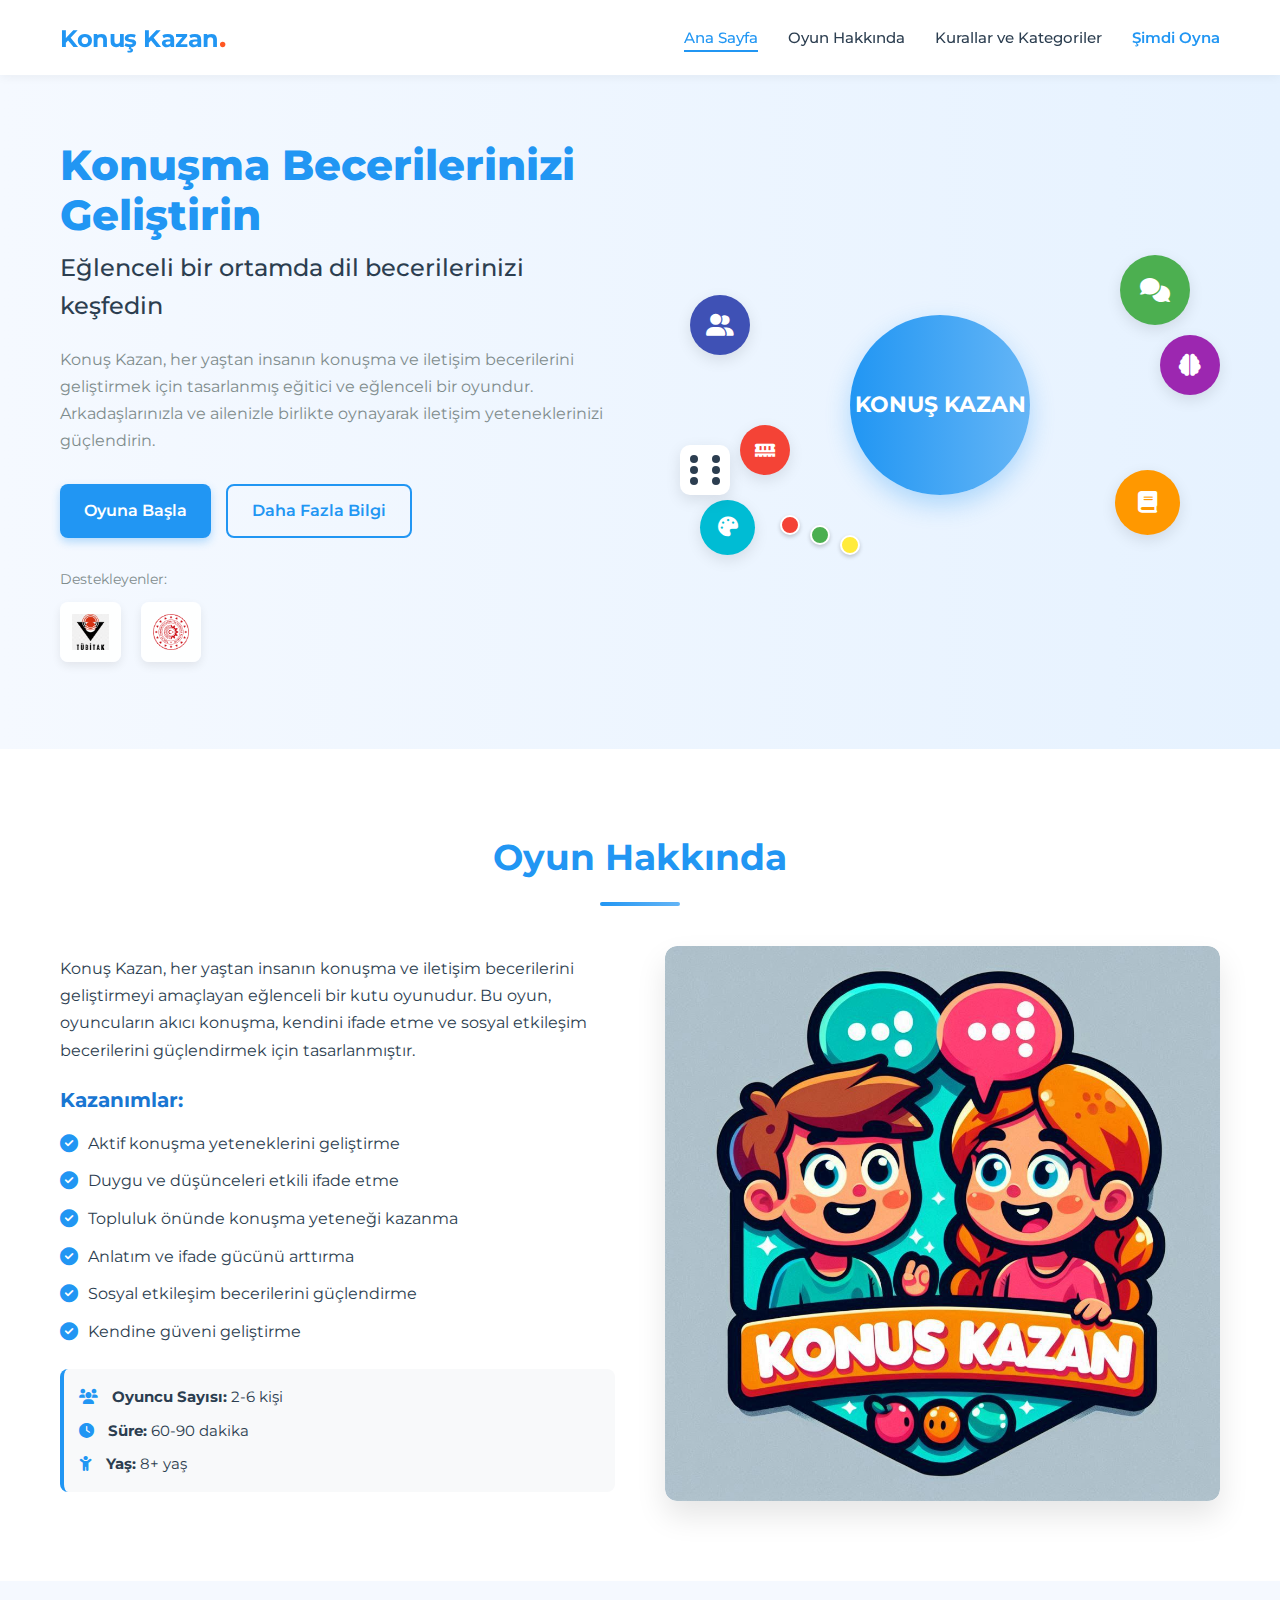
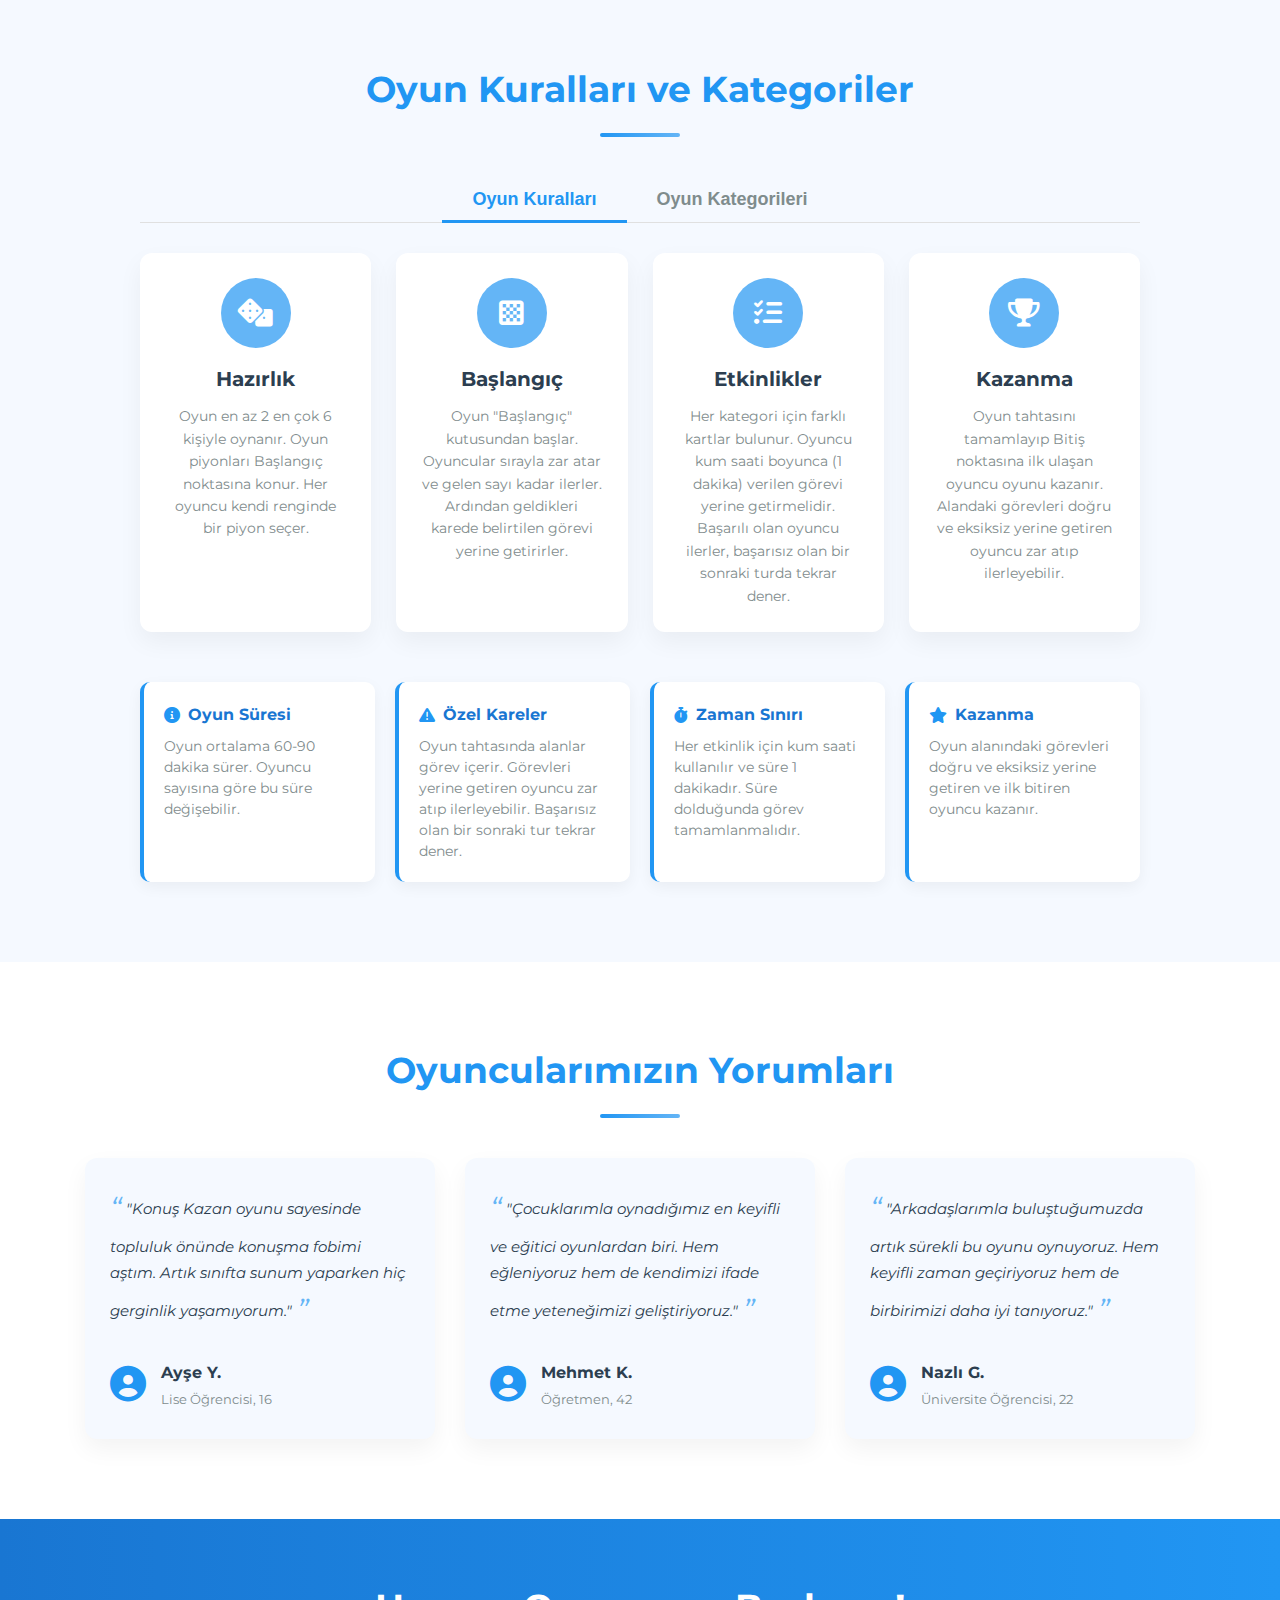
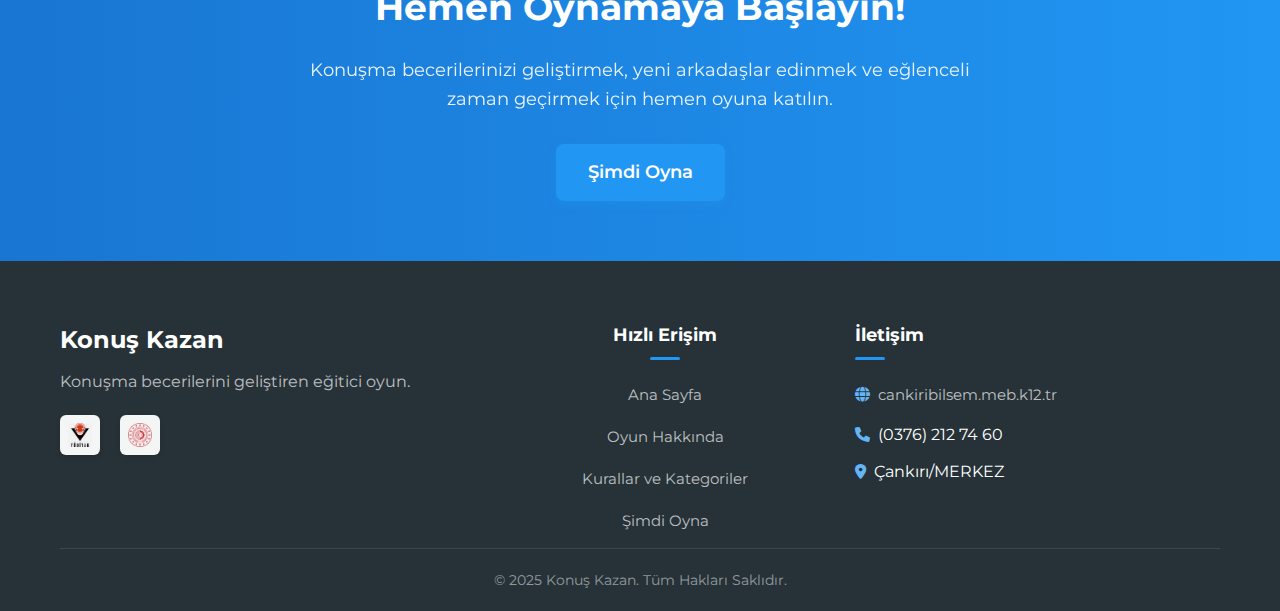
<file: index.html>
<!DOCTYPE html>
<html lang="tr">
<head>
    <meta charset="UTF-8">
    <meta name="viewport" content="width=device-width, initial-scale=1.0">
    <title>Konuş Kazan - Konuşma Becerilerini Geliştiren Eğitici Oyun</title>
    <link rel="stylesheet" href="style.css">
    <link rel="stylesheet" href="https://cdnjs.cloudflare.com/ajax/libs/font-awesome/6.0.0-beta3/css/all.min.css">
    <link href="https://fonts.googleapis.com/css2?family=Montserrat:wght@300;400;500;600;700;800&display=swap" rel="stylesheet">
</head>
<body>
    <header>
        <div class="container">
            <nav>
                <div class="logo">
                    <a href="index.html">
                        <h1>Konuş Kazan<span class="logo-dot">.</span></h1>
                    </a>
                </div>
                <ul class="nav-links">
                    <li><a href="#" class="active">Ana Sayfa</a></li>
                    <li><a href="#oyun-hakkinda">Oyun Hakkında</a></li>
                    <li><a href="#oyun-kurallari-kategoriler">Kurallar ve Kategoriler</a></li>
                    <li><a href="oyun.html" class="play-btn">Şimdi Oyna</a></li>
                </ul>
                <div class="hamburger">
                    <span></span>
                    <span></span>
                    <span></span>
                </div>
            </nav>
        </div>
    </header>

    <section class="hero">
        <div class="container">
            <div class="hero-content">
                <div class="hero-text">
                    <h1>Konuşma Becerilerinizi Geliştirin</h1>
                    <h2>Eğlenceli bir ortamda dil becerilerinizi keşfedin</h2>
                    <p>Konuş Kazan, her yaştan insanın konuşma ve iletişim becerilerini geliştirmek için tasarlanmış eğitici ve eğlenceli bir oyundur. Arkadaşlarınızla ve ailenizle birlikte oynayarak iletişim yeteneklerinizi güçlendirin.</p>
                    <div class="hero-buttons">
                        <a href="oyun.html" class="btn primary-btn">Oyuna Başla</a>
                        <a href="#oyun-hakkinda" class="btn outline-btn">Daha Fazla Bilgi</a>
                    </div>
                    <div class="supported-by">
                        <p>Destekleyenler:</p>
                        <div class="sponsor-logos">
                            <a href="https://www.tubitak.gov.tr/" target="_blank" title="TÜBİTAK">
                                <img src="./images/logos/tubitaklogo.png" alt="TÜBİTAK Logo" class="sponsor-logo">
                            </a>
                            <a href="https://www.sanayi.gov.tr/" target="_blank" title="Sanayi ve Teknoloji Bakanlığı">
                                <img src="./images/logos/Sanayi_ve_Teknoloji_Bakanligi_logo.svg.png" alt="Sanayi ve Teknoloji Bakanlığı Logo" class="sponsor-logo">
                            </a>
                        </div>
                    </div>
                </div>
                <div class="hero-image">
                    <div class="game-animation">
                        <div class="speech-bubble main-bubble">
                            <span>KONUŞ KAZAN</span>
                        </div>
                        <div class="speech-bubble bubble-1">
                            <i class="fas fa-comments"></i>
                        </div>
                        <div class="speech-bubble bubble-2">
                            <i class="fas fa-brain"></i>
                        </div>
                        <div class="speech-bubble bubble-3">
                            <i class="fas fa-book"></i>
                        </div>
                        <div class="speech-bubble bubble-4">
                            <i class="fas fa-palette"></i>
                        </div>
                        <div class="speech-bubble bubble-5">
                            <i class="fas fa-user-friends"></i>
                        </div>
                        <div class="speech-bubble bubble-6">
                            <i class="fas fa-memory"></i>
                        </div>
                        <div class="dice">
                            <div class="dice-dot dot-1"></div>
                            <div class="dice-dot dot-2"></div>
                            <div class="dice-dot dot-3"></div>
                            <div class="dice-dot dot-4"></div>
                            <div class="dice-dot dot-5"></div>
                            <div class="dice-dot dot-6"></div>
                        </div>
                        <div class="game-piece piece-1"></div>
                        <div class="game-piece piece-2"></div>
                        <div class="game-piece piece-3"></div>
                    </div>
                </div>
            </div>
        </div>
    </section>

    <section id="oyun-hakkinda" class="about-section">
        <div class="container">
            <div class="section-title">
                <h2>Oyun Hakkında</h2>
                <div class="title-underline"></div>
            </div>
            <div class="about-content">
                <div class="about-text">
                    <p>Konuş Kazan, her yaştan insanın konuşma ve iletişim becerilerini geliştirmeyi amaçlayan eğlenceli bir kutu oyunudur. Bu oyun, oyuncuların akıcı konuşma, kendini ifade etme ve sosyal etkileşim becerilerini güçlendirmek için tasarlanmıştır.</p>
                    
                    <h3>Kazanımlar:</h3>
                    <ul class="benefits-list">
                        <li><i class="fas fa-check-circle"></i> Aktif konuşma yeteneklerini geliştirme</li>
                        <li><i class="fas fa-check-circle"></i> Duygu ve düşünceleri etkili ifade etme</li>
                        <li><i class="fas fa-check-circle"></i> Topluluk önünde konuşma yeteneği kazanma</li>
                        <li><i class="fas fa-check-circle"></i> Anlatım ve ifade gücünü arttırma</li>
                        <li><i class="fas fa-check-circle"></i> Sosyal etkileşim becerilerini güçlendirme</li>
                        <li><i class="fas fa-check-circle"></i> Kendine güveni geliştirme</li>
                    </ul>
                    
                    <div class="age-info">
                        <p><i class="fas fa-users"></i> <strong>Oyuncu Sayısı:</strong> 2-6 kişi</p>
                        <p><i class="fas fa-clock"></i> <strong>Süre:</strong> 60-90 dakika</p>
                        <p><i class="fas fa-child"></i> <strong>Yaş:</strong> 8+ yaş</p>
                    </div>
                </div>
                <div class="about-video">
                    <div class="video-container">
                        <img src="./images/boardimage.jpeg" alt="Konuş Kazan Oyunu" class="about-image">
                    </div>
                </div>
            </div>
        </div>
    </section>

    <section id="oyun-kurallari-kategoriler" class="rules-categories-section">
        <div class="container">
            <div class="section-title">
                <h2>Oyun Kuralları ve Kategoriler</h2>
                <div class="title-underline"></div>
            </div>
            
            <div class="tabs-container">
                <div class="tabs">
                    <button class="tab-btn active" data-tab="rules-content">Oyun Kuralları</button>
                    <button class="tab-btn" data-tab="categories-content">Oyun Kategorileri</button>
                </div>
                
                <div class="tab-content active" id="rules-content">
                    <div class="rules-overview">
                        <div class="rules-step">
                            <div class="step-icon">
                                <i class="fas fa-dice"></i>
                            </div>
                            <h3>Hazırlık</h3>
                            <p>Oyun en az 2 en çok 6 kişiyle oynanır. Oyun piyonları Başlangıç noktasına konur. Her oyuncu kendi renginde bir piyon seçer.</p>
                        </div>
                        
                        <div class="rules-step">
                            <div class="step-icon">
                                <i class="fas fa-chess-board"></i>
                            </div>
                            <h3>Başlangıç</h3>
                            <p>Oyun "Başlangıç" kutusundan başlar. Oyuncular sırayla zar atar ve gelen sayı kadar ilerler. Ardından geldikleri karede belirtilen görevi yerine getirirler.</p>
                        </div>
                        
                        <div class="rules-step">
                            <div class="step-icon">
                                <i class="fas fa-tasks"></i>
                            </div>
                            <h3>Etkinlikler</h3>
                            <p>Her kategori için farklı kartlar bulunur. Oyuncu kum saati boyunca (1 dakika) verilen görevi yerine getirmelidir. Başarılı olan oyuncu ilerler, başarısız olan bir sonraki turda tekrar dener.</p>
                        </div>
                        
                        <div class="rules-step">
                            <div class="step-icon">
                                <i class="fas fa-trophy"></i>
                            </div>
                            <h3>Kazanma</h3>
                            <p>Oyun tahtasını tamamlayıp Bitiş noktasına ilk ulaşan oyuncu oyunu kazanır. Alandaki görevleri doğru ve eksiksiz yerine getiren oyuncu zar atıp ilerleyebilir.</p>
                        </div>
                    </div>
                    
                    <div class="rules-details">
                        <div class="rule-card">
                            <h4><i class="fas fa-info-circle"></i> Oyun Süresi</h4>
                            <p>Oyun ortalama 60-90 dakika sürer. Oyuncu sayısına göre bu süre değişebilir.</p>
                        </div>
                        
                        <div class="rule-card">
                            <h4><i class="fas fa-exclamation-triangle"></i> Özel Kareler</h4>
                            <p>Oyun tahtasında alanlar görev içerir. Görevleri yerine getiren oyuncu zar atıp ilerleyebilir. Başarısız olan bir sonraki tur tekrar dener.</p>
                        </div>
                        
                        <div class="rule-card">
                            <h4><i class="fas fa-stopwatch"></i> Zaman Sınırı</h4>
                            <p>Her etkinlik için kum saati kullanılır ve süre 1 dakikadır. Süre dolduğunda görev tamamlanmalıdır.</p>
                        </div>
                        
                        <div class="rule-card">
                            <h4><i class="fas fa-star"></i> Kazanma</h4>
                            <p>Oyun alanındaki görevleri doğru ve eksiksiz yerine getiren ve ilk bitiren oyuncu kazanır.</p>
                        </div>
                    </div>
                </div>
                
                <div class="tab-content" id="categories-content">
                    <div class="categories-container">
                        <div class="category-item">
                            <div class="category-icon blue">
                                <i class="fas fa-comments"></i>
                            </div>
                            <h3>Tersten Konuş</h3>
                            <p>Verilen kelime, cümle veya metni tersten söylemeye çalışarak konuşma becerilerinizi geliştireceksiniz.</p>
                        </div>
                        
                        <div class="category-item">
                            <div class="category-icon green">
                                <i class="fas fa-user-friends"></i>
                            </div>
                            <h3>Birini Betimleme</h3>
                            <p>Birini Betimleme kartındaki yönergelere göre kum saati boyunca tanıdığınız birini hem karakter olarak betimleyeceksiniz.</p>
                        </div>
                        
                        <div class="category-item">
                            <div class="category-icon purple">
                                <i class="fas fa-brain"></i>
                            </div>
                            <h3>Düşünce Atölyesi</h3>
                            <p>Düşünce Atölyesi alanında 2 tane alıp atar. Üstte gelen soruya kum saati boyunca düşüncelerini anlatır.</p>
                        </div>
                        
                        <div class="category-item">
                            <div class="category-icon teal">
                                <i class="fas fa-book"></i>
                            </div>
                            <h3>Hikaye Atölyesi</h3>
                            <p>Çektiğiniz karttaki yönergeye uyarak hikaye unsurlarını (yer, zaman, kişi, olay) kullanıp bir hikaye anlatacaksınız.</p>
                        </div>
                        
                        <div class="category-item">
                            <div class="category-icon cyan">
                                <i class="fas fa-memory"></i>
                            </div>
                            <h3>Bir Anım</h3>
                            <p>Kum saati süresince kendinizi etkileyen bir anınızı anlatacaksınız.</p>
                        </div>
                        
                        <div class="category-item">
                            <div class="category-icon indigo">
                                <i class="fas fa-star"></i>
                            </div>
                            <h3>Yakıştır</h3>
                            <p>Yakıştır alanına gelen oyuncu bir kart seçer. Kartın bir arkadaşına verir. Arkadaşı karttaki 10 soruyu oyuncuya sorar.</p>
                        </div>
                        
                        <div class="category-item">
                            <div class="category-icon orange">
                                <i class="fas fa-palette"></i>
                            </div>
                            <h3>Hayal Atölyesi</h3>
                            <p>Hayal Atölyesi kartındaki yönergelere göre hayal gücünüzü kullanarak anlatımınızı gerçekleştireceksiniz.</p>
                        </div>
                        
                        <div class="category-item">
                            <div class="category-icon violet">
                                <i class="fas fa-link"></i>
                            </div>
                            <h3>Kelime Köprüleri</h3>
                            <p>Kelime Köprüsü alanına gelen oyuncu bir kart seçer. Karttaki 5 sözcüğün arasında bir anlam kurararak serbest bir anlatım yapacaksınız.</p>
                        </div>

                        <div class="category-item">
                            <div class="category-icon red">
                                <i class="fas fa-hourglass-end"></i>
                            </div>
                            <h3>Bekleme Odası</h3>
                            <p>Bekleme Odasına gelen oyuncu bir tur bekleyecektir.</p>
                        </div>
                    </div>
                </div>
            </div>
        </div>
    </section>

    <section class="testimonials-section">
        <div class="container">
            <div class="section-title">
                <h2>Oyuncularımızın Yorumları</h2>
                <div class="title-underline"></div>
            </div>
            
            <div class="testimonials-slider">
                <div class="testimonial-item">
                    <div class="testimonial-content">
                        <p>"Konuş Kazan oyunu sayesinde topluluk önünde konuşma fobimi aştım. Artık sınıfta sunum yaparken hiç gerginlik yaşamıyorum."</p>
                    </div>
                    <div class="testimonial-author">
                        <div class="author-image">
                            <i class="fas fa-user-circle"></i>
                        </div>
                        <div class="author-info">
                            <h4>Ayşe Y.</h4>
                            <p>Lise Öğrencisi, 16</p>
                        </div>
                    </div>
                </div>
                
                <div class="testimonial-item">
                    <div class="testimonial-content">
                        <p>"Çocuklarımla oynadığımız en keyifli ve eğitici oyunlardan biri. Hem eğleniyoruz hem de kendimizi ifade etme yeteneğimizi geliştiriyoruz."</p>
                    </div>
                    <div class="testimonial-author">
                        <div class="author-image">
                            <i class="fas fa-user-circle"></i>
                        </div>
                        <div class="author-info">
                            <h4>Mehmet K.</h4>
                            <p>Öğretmen, 42</p>
                        </div>
                    </div>
                </div>
                
                <div class="testimonial-item">
                    <div class="testimonial-content">
                        <p>"Arkadaşlarımla buluştuğumuzda artık sürekli bu oyunu oynuyoruz. Hem keyifli zaman geçiriyoruz hem de birbirimizi daha iyi tanıyoruz."</p>
                    </div>
                    <div class="testimonial-author">
                        <div class="author-image">
                            <i class="fas fa-user-circle"></i>
                        </div>
                        <div class="author-info">
                            <h4>Nazlı G.</h4>
                            <p>Üniversite Öğrencisi, 22</p>
                        </div>
                    </div>
                </div>
            </div>
        </div>
    </section>

    <section class="cta-section">
        <div class="container">
            <div class="cta-content">
                <h2>Hemen Oynamaya Başlayın!</h2>
                <p>Konuşma becerilerinizi geliştirmek, yeni arkadaşlar edinmek ve eğlenceli zaman geçirmek için hemen oyuna katılın.</p>
                <a href="oyun.html" class="btn primary-btn large-btn">Şimdi Oyna</a>
            </div>
        </div>
    </section>

    <footer>
        <div class="container">
            <div class="footer-content">
                <div class="footer-logo">
                    <h2>Konuş Kazan</h2>
                    <p>Konuşma becerilerini geliştiren eğitici oyun.</p>
                    <div class="sponsor-logos">
                        <a href="https://www.tubitak.gov.tr/" target="_blank" title="TÜBİTAK">
                            <img src="./images/logos/tubitaklogo.png" alt="TÜBİTAK Logo" class="sponsor-logo-small">
                        </a>
                        <a href="https://www.sanayi.gov.tr/" target="_blank" title="Sanayi ve Teknoloji Bakanlığı">
                            <img src="./images/logos/Sanayi_ve_Teknoloji_Bakanligi_logo.svg.png" alt="Sanayi ve Teknoloji Bakanlığı Logo" class="sponsor-logo-small">
                        </a>
                    </div>
                </div>
                <div class="footer-links">
                    <div class="footer-column">
                        <h4>Hızlı Erişim</h4>
                        <ul>
                            <li><a href="#">Ana Sayfa</a></li>
                            <li><a href="#oyun-hakkinda">Oyun Hakkında</a></li>
                            <li><a href="#oyun-kurallari-kategoriler">Kurallar ve Kategoriler</a></li>
                            <li><a href="oyun.html">Şimdi Oyna</a></li>
                        </ul>
                    </div>
                    <div class="footer-column">
                        <h4>İletişim</h4>
                        <ul>
                            <li><i class="fas fa-globe"></i> <a href="http://cankiribilsem.meb.k12.tr" target="_blank">cankiribilsem.meb.k12.tr</a></li>
                            <li><i class="fas fa-phone"></i> (0376) 212 74 60</li>
                            <li><i class="fas fa-map-marker-alt"></i> Çankırı/MERKEZ</li>
                        </ul>
                    </div>
                </div>
            </div>
            <div class="footer-bottom">
                <p>&copy; 2025 Konuş Kazan. Tüm Hakları Saklıdır.</p>
            </div>
        </div>
    </footer>

    <!-- JavaScript -->
    <script>
        document.addEventListener('DOMContentLoaded', function() {
            // Hamburger menü için
            const hamburger = document.querySelector('.hamburger');
            const navLinks = document.querySelector('.nav-links');
            
            if (hamburger) {
                hamburger.addEventListener('click', function() {
                    navLinks.classList.toggle('active');
                    this.classList.toggle('active');
                });
            }
            
            // Sekmeler için
            const tabButtons = document.querySelectorAll('.tab-btn');
            const tabContents = document.querySelectorAll('.tab-content');
            
            tabButtons.forEach(button => {
                button.addEventListener('click', () => {
                    // Aktif sekme butonunu güncelle
                    tabButtons.forEach(btn => btn.classList.remove('active'));
                    button.classList.add('active');
                    
                    // İlgili içeriği göster
                    const targetId = button.getAttribute('data-tab');
                    console.log('Tıklanan sekme:', targetId); // Debug için
                    
                    tabContents.forEach(content => {
                        console.log('İçerik ID:', content.id); // Debug için
                        if (content.id === targetId) {
                            content.classList.add('active');
                        } else {
                            content.classList.remove('active');
                        }
                    });
                });
            });
            
            // Sayfa yüklendiğinde ilk sekmeyi aktif yap
            if (tabButtons.length > 0) {
                tabButtons[0].click();
            }
        });
    </script>
</body>
</html>
</file>
<file: style.css>
/* Temel Stiller */
:root {
    --primary-color: #2196F3;
    --primary-light: #64B5F6;
    --primary-dark: #1976D2;
    --secondary-color: #FF5722;
    --bg-light: #f5f9ff;
    --bg-white: #ffffff;
    --text-dark: #2c3e50;
    --text-light: #7f8c8d;
    --text-white: #ffffff;
    --border-radius: 8px;
    --box-shadow: 0 5px 15px rgba(0, 0, 0, 0.1);
    --transition: all 0.3s ease;
    
    /* Kategori Renkleri */
    --blue: #2196F3;
    --green: #4CAF50;
    --purple: #9C27B0;
    --teal: #009688;
    --cyan: #00BCD4;
    --indigo: #3F51B5;
    --orange: #FF9800;
    --violet: #673AB7;
    --red: #F44336;
}

* {
    margin: 0;
    padding: 0;
    box-sizing: border-box;
}

body {
    font-family: 'Montserrat', sans-serif;
    line-height: 1.6;
    color: var(--text-dark);
    background-color: var(--bg-light);
}

.container {
    max-width: 1200px;
    margin: 0 auto;
    padding: 0 20px;
}

a {
    text-decoration: none;
    color: inherit;
    transition: var(--transition);
}

ul {
    list-style: none;
}

/* Header Stili */
header {
    background-color: var(--bg-white);
    box-shadow: 0 2px 10px rgba(0, 0, 0, 0.05);
    position: fixed;
    top: 0;
    left: 0;
    width: 100%;
    z-index: 1000;
}

nav {
    display: flex;
    justify-content: space-between;
    align-items: center;
    padding: 15px 0;
}

.logo {
    display: flex;
    align-items: center;
}

.logo-image {
    height: 48px;
    width: auto;
    object-fit: contain;
    border-radius: 6px;
}

.logo h1 {
    font-size: 24px;
    font-weight: 700;
    color: var(--primary-color);
    margin: 0;
    letter-spacing: -0.5px;
}

.logo-dot {
    color: var(--secondary-color);
    font-size: 28px;
}

.nav-links {
    display: flex;
    align-items: center;
    gap: 30px;
}

.nav-links a {
    color: var(--text-dark);
    font-weight: 500;
    font-size: 15px;
    padding: 5px 0;
    position: relative;
}

.nav-links a:hover, 
.nav-links a.active {
    color: var(--primary-color);
}

.nav-links a:after {
    content: '';
    position: absolute;
    width: 0;
    height: 2px;
    bottom: 0;
    left: 0;
    background-color: var(--primary-color);
    transition: width 0.3s;
}

.nav-links a:hover:after,
.nav-links a.active:after {
    width: 100%;
}

.play-btn {
    color: var(--primary-color) !important;
    font-weight: 600 !important;
}

.hamburger {
    display: none;
    cursor: pointer;
}

.hamburger span {
    display: block;
    width: 25px;
    height: 3px;
    background-color: var(--text-dark);
    margin: 5px 0;
    border-radius: 3px;
    transition: all 0.3s;
}

/* Hero Bölümü */
.hero {
    padding: 140px 0 80px;
    background: linear-gradient(to right, var(--bg-light), #e6f2ff);
    position: relative;
    overflow: hidden;
}

.hero-content {
    display: flex;
    justify-content: space-between;
    align-items: center;
    gap: 40px;
}

.hero-text {
    flex: 1;
    max-width: 600px;
}

.hero-text h1 {
    font-size: 42px;
    color: var(--primary-color);
    margin-bottom: 8px;
    line-height: 1.2;
    font-weight: 800;
}

.hero-text h2 {
    font-size: 24px;
    color: var(--text-dark);
    margin-bottom: 20px;
    font-weight: 500;
}

.hero-text p {
    font-size: 16px;
    color: var(--text-light);
    margin-bottom: 30px;
    line-height: 1.7;
}

.hero-buttons {
    display: flex;
    gap: 15px;
    margin-bottom: 25px;
}

.btn {
    display: inline-flex;
    align-items: center;
    justify-content: center;
    padding: 12px 24px;
    border-radius: var(--border-radius);
    font-weight: 600;
    font-size: 16px;
    cursor: pointer;
    transition: var(--transition);
    border: none;
    text-align: center;
}

.primary-btn {
    background-color: var(--primary-color);
    color: white;
    box-shadow: 0 4px 8px rgba(33, 150, 243, 0.3);
}

.primary-btn:hover {
    background-color: var(--primary-dark);
    transform: translateY(-3px);
    box-shadow: 0 6px 12px rgba(33, 150, 243, 0.4);
}

.outline-btn {
    background-color: transparent;
    color: var(--primary-color);
    border: 2px solid var(--primary-color);
}

.outline-btn:hover {
    background-color: var(--primary-color);
    color: white;
    transform: translateY(-3px);
    box-shadow: 0 6px 12px rgba(33, 150, 243, 0.2);
}

.large-btn {
    padding: 14px 32px;
    font-size: 18px;
}

.hero-image {
    flex: 1;
    display: flex;
    justify-content: center;
    align-items: center;
}

.supported-by {
    margin-top: 30px;
}

.supported-by p {
    font-size: 14px;
    color: var(--text-light);
    margin-bottom: 10px;
}

.sponsor-logos {
    display: flex;
    align-items: center;
    justify-content: flex-start;
    gap: 20px;
    flex-wrap: wrap;
    margin-top: 10px;
}

.sponsor-logo {
    height: 60px;
    width: auto;
    object-fit: contain;
    margin: 0;
    padding: 12px;
    background-color: rgba(255, 255, 255, 0.95);
    border-radius: 8px;
    box-shadow: 0 4px 10px rgba(0, 0, 0, 0.08);
    transition: all 0.3s ease;
    filter: grayscale(10%);
}

.sponsor-logo:hover {
    transform: translateY(-3px);
    box-shadow: 0 6px 15px rgba(0, 0, 0, 0.12);
    filter: grayscale(0%);
}

.sponsor-logo-small {
    height: 40px;
    width: auto;
    object-fit: contain;
    margin: 0;
    padding: 8px;
    background-color: rgba(255, 255, 255, 0.95);
    border-radius: 6px;
    box-shadow: 0 3px 8px rgba(0, 0, 0, 0.1);
    transition: all 0.3s ease;
    filter: grayscale(10%);
}

.sponsor-logo-small:hover {
    transform: translateY(-2px);
    box-shadow: 0 4px 12px rgba(0, 0, 0, 0.15);
    filter: grayscale(0%);
}

.placeholder-image {
    width: 100%;
    height: 300px;
    position: relative;
}

.game-illustration {
    width: 100%;
    height: 100%;
    display: flex;
    justify-content: center;
    align-items: center;
    position: relative;
}

.board-container {
    width: 280px;
    height: 280px;
    position: relative;
    margin: auto;
}

.board-outline {
    width: 100%;
    height: 100%;
    background-color: var(--primary-color);
    border-radius: 15px;
    position: absolute;
    top: 0;
    left: 0;
    z-index: 1;
    box-shadow: 0 10px 30px rgba(33, 150, 243, 0.3);
}

.board-center {
    width: 60%;
    height: 60%;
    background-color: white;
    border-radius: 10px;
    position: absolute;
    top: 50%;
    left: 50%;
    transform: translate(-50%, -50%);
    z-index: 2;
    display: flex;
    justify-content: center;
    align-items: center;
    text-align: center;
    padding: 20px;
    box-shadow: 0 8px 16px rgba(0, 0, 0, 0.1);
}

.board-center span {
    font-size: 14px;
    font-weight: 700;
    color: var(--primary-color);
    line-height: 1.3;
}

.players {
    position: absolute;
    width: 100%;
    height: 100%;
    z-index: 3;
    pointer-events: none;
}

.player {
    width: 24px;
    height: 24px;
    border-radius: 50%;
    position: absolute;
    z-index: 4;
    border: 2px solid white;
    box-shadow: 0 2px 4px rgba(0, 0, 0, 0.2);
}

.player-1 {
    background-color: #F44336;
    top: 20px;
    right: 20px;
}

.player-2 {
    background-color: #4CAF50;
    bottom: 20px;
    left: 20px;
}

.player-3 {
    background-color: #FFEB3B;
    bottom: 20px;
    right: 20px;
}

/* Section Styles */
section {
    padding: 80px 0;
}

.section-title {
    text-align: center;
    position: relative;
    margin-bottom: 40px;
}

.section-title h2 {
    font-size: 36px;
    color: var(--primary-color);
    margin-bottom: 15px;
    position: relative;
    display: inline-block;
    font-weight: 700;
}

.title-underline {
    width: 80px;
    height: 4px;
    background: linear-gradient(to right, var(--primary-color), var(--primary-light));
    margin: 0 auto;
    border-radius: 2px;
}

/* About Section */
.about-section {
    background-color: white;
}

.about-content {
    display: flex;
    align-items: center;
    gap: 50px;
}

.about-text {
    flex: 1;
}

.about-text p {
    margin-bottom: 20px;
    line-height: 1.7;
}

.about-text h3 {
    font-size: 20px;
    margin-bottom: 15px;
    color: var(--primary-dark);
}

.benefits-list {
    margin-bottom: 25px;
}

.benefits-list li {
    margin-bottom: 12px;
    display: flex;
    align-items: flex-start;
}

.benefits-list li i {
    color: var(--primary-color);
    margin-right: 10px;
    font-size: 18px;
    margin-top: 3px;
}

.age-info {
    background-color: #f8f9fa;
    padding: 15px;
    border-radius: 8px;
    border-left: 4px solid var(--primary-color);
}

.age-info p {
    margin-bottom: 8px;
    font-size: 15px;
}

.age-info p:last-child {
    margin-bottom: 0;
}

.age-info i {
    color: var(--primary-color);
    margin-right: 10px;
}

.about-video {
    flex: 1;
}

.video-container {
    position: relative;
    border-radius: 12px;
    overflow: hidden;
    box-shadow: 0 15px 30px rgba(0, 0, 0, 0.1);
}

.about-image {
    width: 100%;
    height: auto;
    display: block;
    border-radius: 12px;
}

/* Rules and Categories Section */
.rules-categories-section {
    background-color: var(--bg-light);
}

.tabs-container {
    max-width: 1000px;
    margin: 0 auto;
}

.tabs {
    display: flex;
    justify-content: center;
    margin-bottom: 30px;
    border-bottom: 1px solid #e0e0e0;
}

.tab-btn {
    padding: 12px 30px;
    background: none;
    border: none;
    cursor: pointer;
    font-size: 18px;
    font-weight: 600;
    color: var(--text-light);
    position: relative;
    transition: all 0.3s;
}

.tab-btn::after {
    content: '';
    position: absolute;
    bottom: -1px;
    left: 0;
    width: 0;
    height: 3px;
    background-color: var(--primary-color);
    transition: all 0.3s;
}

.tab-btn.active {
    color: var(--primary-color);
}

.tab-btn.active::after {
    width: 100%;
}

.tab-content {
    display: none;
}

.tab-content.active {
    display: block;
}

/* Rules Styles */
.rules-overview {
    display: flex;
    flex-wrap: wrap;
    justify-content: center;
    gap: 25px;
    margin-bottom: 50px;
}

.rules-step {
    flex: 1;
    min-width: 200px;
    max-width: 280px;
    background-color: white;
    padding: 25px;
    border-radius: 12px;
    box-shadow: 0 10px 25px rgba(0, 0, 0, 0.05);
    text-align: center;
    transition: all 0.3s;
}

.rules-step:hover {
    transform: translateY(-5px);
    box-shadow: 0 15px 35px rgba(0, 0, 0, 0.1);
}

.step-icon {
    width: 70px;
    height: 70px;
    border-radius: 50%;
    display: flex;
    justify-content: center;
    align-items: center;
    margin: 0 auto 15px;
    background-color: var(--primary-light);
    color: white;
    font-size: 24px;
}

.step-icon i {
    font-size: 28px;
}

.rules-step h3 {
    font-size: 20px;
    margin-bottom: 10px;
}

.rules-step p {
    color: var(--text-light);
    font-size: 14px;
    line-height: 1.6;
}

.rules-details {
    display: flex;
    flex-wrap: wrap;
    justify-content: center;
    gap: 20px;
}

.rule-card {
    flex: 1;
    min-width: 200px;
    background-color: var(--bg-white);
    padding: 20px;
    border-radius: 10px;
    box-shadow: 0 5px 15px rgba(0, 0, 0, 0.05);
    border-left: 4px solid var(--primary-color);
}

.rule-card h4 {
    display: flex;
    align-items: center;
    font-size: 16px;
    margin-bottom: 8px;
    color: var(--primary-dark);
}

.rule-card h4 i {
    margin-right: 8px;
    color: var(--primary-color);
}

.rule-card p {
    font-size: 14px;
    color: var(--text-light);
    line-height: 1.5;
}

/* Categories Styles */
.categories-container {
    display: flex;
    flex-wrap: wrap;
    justify-content: center;
    gap: 25px;
}

.category-item {
    flex: 1;
    min-width: 220px;
    max-width: 250px;
    background-color: white;
    padding: 25px;
    border-radius: 12px;
    box-shadow: 0 10px 25px rgba(0, 0, 0, 0.05);
    text-align: center;
    transition: all 0.3s;
}

.category-item:hover {
    transform: translateY(-5px);
    box-shadow: 0 15px 35px rgba(0, 0, 0, 0.1);
}

.category-icon {
    width: 70px;
    height: 70px;
    border-radius: 50%;
    display: flex;
    justify-content: center;
    align-items: center;
    margin: 0 auto 15px;
    color: white;
    font-size: 24px;
}

.category-icon.blue { background-color: var(--blue); }
.category-icon.green { background-color: var(--green); }
.category-icon.purple { background-color: var(--purple); }
.category-icon.teal { background-color: var(--teal); }
.category-icon.cyan { background-color: var(--cyan); }
.category-icon.indigo { background-color: var(--indigo); }
.category-icon.orange { background-color: var(--orange); }
.category-icon.violet { background-color: var(--violet); }
.category-icon.red { background-color: var(--red); }

.category-item h3 {
    font-size: 18px;
    margin-bottom: 10px;
    color: var(--text-dark);
}

.category-item p {
    color: var(--text-light);
    font-size: 14px;
    line-height: 1.6;
}

/* Testimonials Section */
.testimonials-section {
    background-color: white;
}

.testimonials-slider {
    display: flex;
    flex-wrap: wrap;
    justify-content: center;
    gap: 30px;
}

.testimonial-item {
    flex: 1;
    min-width: 280px;
    max-width: 350px;
    background-color: var(--bg-light);
    padding: 25px;
    border-radius: 12px;
    box-shadow: 0 10px 25px rgba(0, 0, 0, 0.05);
    transition: all 0.3s;
}

.testimonial-item:hover {
    transform: translateY(-5px);
    box-shadow: 0 15px 35px rgba(0, 0, 0, 0.1);
}

.testimonial-content {
    margin-bottom: 20px;
}

.testimonial-content p {
    font-size: 15px;
    line-height: 1.7;
    font-style: italic;
    color: var(--text-dark);
}

.testimonial-content p::before {
    content: '\201C';
    font-size: 30px;
    color: var(--primary-light);
    margin-right: 5px;
    vertical-align: -5px;
}

.testimonial-content p::after {
    content: '\201D';
    font-size: 30px;
    color: var(--primary-light);
    margin-left: 5px;
    vertical-align: -5px;
}

.testimonial-author {
    display: flex;
    align-items: center;
}

.author-image {
    font-size: 36px;
    color: var(--primary-color);
    margin-right: 15px;
}

.author-info h4 {
    font-size: 16px;
    margin-bottom: 3px;
}

.author-info p {
    font-size: 13px;
    color: var(--text-light);
}

/* CTA Section */
.cta-section {
    background: linear-gradient(to right, var(--primary-dark), var(--primary-color));
    color: white;
    text-align: center;
    padding: 60px 0;
}

.cta-content {
    max-width: 700px;
    margin: 0 auto;
}

.cta-content h2 {
    font-size: 36px;
    margin-bottom: 20px;
}

.cta-content p {
    font-size: 18px;
    margin-bottom: 30px;
    opacity: 0.9;
}

/* Footer Styles */
footer {
    background-color: #263238;
    color: white;
    padding: 60px 0 20px;
}

.footer-content {
    display: flex;
    flex-wrap: wrap;
    justify-content: space-between;
    gap: 40px;
}

.footer-logo {
    flex: 1;
    max-width: 350px;
}

.footer-logo h2 {
    font-size: 24px;
    margin-bottom: 10px;
    color: white;
}

.footer-logo p {
    margin-bottom: 20px;
    color: rgba(255, 255, 255, 0.7);
    line-height: 1.6;
}

.footer-links {
    display: flex;
    flex-wrap: wrap;
    gap: 40px;
    flex: 2;
    justify-content: center;
    max-width: 800px;
    margin: 0 auto;
}

.footer-column {
    flex: 1;
    min-width: 200px;
    max-width: 300px;
    text-align: center;
}

.footer-column h4 {
    font-size: 18px;
    margin-bottom: 20px;
    position: relative;
    display: inline-block;
    padding-bottom: 10px;
}

.footer-column h4::after {
    content: '';
    position: absolute;
    left: 0;
    right: 0;
    bottom: 0;
    width: 30px;
    height: 3px;
    background-color: var(--primary-color);
    border-radius: 2px;
    margin: 0 auto;
}

.footer-column ul {
    margin: 0;
    padding: 0;
    list-style-type: none;
}

.footer-column ul li {
    margin-bottom: 12px;
    display: block;
}

.footer-column ul li a {
    color: rgba(255, 255, 255, 0.7);
    transition: all 0.3s;
    word-break: break-word;
    padding: 3px 0;
    display: inline-block;
    font-size: 15px;
}

.footer-column ul li a:hover {
    color: white;
    transform: translateY(-2px);
}

.footer-column li i {
    margin-right: 8px;
    color: var(--primary-light);
    font-size: 15px;
}

.social-media {
    display: flex;
    gap: 10px;
    margin-top: 5px;
}

.social-icon {
    width: 36px;
    height: 36px;
    border-radius: 50%;
    background-color: rgba(255, 255, 255, 0.1);
    display: flex;
    justify-content: center;
    align-items: center;
    color: white;
    transition: all 0.3s;
}

.social-icon:hover {
    background-color: var(--primary-color);
    transform: translateY(-3px);
}

.footer-bottom {
    text-align: center;
    padding-top: 20px;
    border-top: 1px solid rgba(255, 255, 255, 0.1);
    color: rgba(255, 255, 255, 0.5);
    font-size: 14px;
}

/* İletişim bölümü için ekstra stiller */
.footer-column:nth-child(2) {
    text-align: left;
}

.footer-column:nth-child(2) h4::after {
    margin: 0;
}

.footer-column:nth-child(2) li {
    display: flex;
    align-items: center;
}

.footer-column:nth-child(2) li i {
    flex-shrink: 0;
}

/* Responsive Styles */
@media screen and (max-width: 1200px) {
    .container {
        max-width: 95%;
        padding: 0 15px;
    }
    
    .footer-links {
        gap: 30px;
    }
}

@media screen and (max-width: 992px) {
    .hero-content, .about-content, .testimonials-slider {
        flex-direction: column;
    }
    
    .hero-text {
        text-align: center;
        margin-bottom: 40px;
    }
    
    .hero-buttons {
        justify-content: center;
    }
    
    .supported-by {
        display: flex;
        flex-direction: column;
        align-items: center;
    }
    
    .about-text, .about-video {
        max-width: 100%;
    }
    
    .about-video {
        margin-top: 30px;
    }
    
    .footer-content {
        flex-direction: column;
        align-items: center;
        text-align: center;
        gap: 40px;
    }
    
    .footer-logo {
        text-align: center;
        max-width: 100%;
    }
    
    .footer-logo .sponsor-logos {
        justify-content: flex-start;
        margin-top: 15px;
    }
    
    .footer-links {
        width: 100%;
        justify-content: center;
        gap: 40px;
    }
}

@media screen and (max-width: 768px) {
    .nav-links {
        display: none;
    }
    
    .hamburger {
        display: block;
    }
    
    .section-title h2 {
        font-size: 28px;
    }
    
    .hero-text h1 {
        font-size: 32px;
    }
    
    .hero-text h2 {
        font-size: 20px;
    }
    
    .rules-step, .rule-card, .category-item, .testimonial-item {
        min-width: 100%;
    }
    
    .tabs {
        flex-direction: column;
        gap: 10px;
    }
    
    .tab-btn {
        width: 100%;
        padding: 10px;
        border-radius: 6px;
        border: 1px solid #e0e0e0;
    }
    
    .tab-btn::after {
        display: none;
    }
    
    .tab-btn.active {
        background-color: var(--primary-color);
        color: white;
    }
    
    .sponsor-logo {
        height: 50px;
        padding: 10px;
    }
    
    .sponsor-logo-small {
        height: 35px;
        padding: 6px;
    }
    
    .sponsor-logos {
        gap: 15px;
        justify-content: center;
    }
    
    .footer-links {
        flex-direction: column;
        align-items: center;
        gap: 30px;
    }
    
    .footer-column {
        width: 100%;
        max-width: 300px;
    }
    
    .footer-column:nth-child(2) {
        text-align: center;
    }
    
    .footer-column:nth-child(2) h4::after {
        left: 50%;
        transform: translateX(-50%);
        margin: 0;
    }
    
    .footer-column:nth-child(2) li {
        justify-content: center;
    }
}

@media screen and (max-width: 480px) {
    .hero-text h1 {
        font-size: 28px;
    }
    
    .hero-text h2 {
        font-size: 18px;
    }
    
    .btn {
        padding: 10px 20px;
        font-size: 14px;
    }
    
    .large-btn {
        padding: 12px 24px;
        font-size: 16px;
    }
    
    section {
        padding: 60px 0;
    }
    
    .sponsor-logo {
        height: 45px;
        padding: 8px;
    }
    
    .sponsor-logo-small {
        height: 30px;
        padding: 5px;
    }
    
    .sponsor-logos {
        gap: 12px;
    }
    
    .footer-column ul li a,
    .footer-column li i {
        font-size: 14px;
    }
}

/* JavaScript için gerekli işlevsellik stilleri */
.js-active {
    display: block !important;
}

.js-hidden {
    display: none !important;
}

.verified-badge {
    display: flex;
    align-items: center;
    padding: 10px 15px;
    background: linear-gradient(to right, #4CAF50, #2E7D32);
    color: white;
    border-radius: 8px;
    box-shadow: 0 3px 8px rgba(0, 0, 0, 0.12);
    transition: transform 0.3s ease;
}

.verified-badge:hover {
    transform: translateY(-3px);
}

.verified-badge i {
    font-size: 20px;
    margin-right: 8px;
    color: #FFD700;
}

.verified-badge span {
    font-weight: 600;
    font-size: 15px;
}

.verified-badge-small {
    display: flex;
    align-items: center;
    padding: 6px 10px;
    background: linear-gradient(to right, #4CAF50, #2E7D32);
    color: white;
    border-radius: 6px;
    box-shadow: 0 2px 5px rgba(0, 0, 0, 0.1);
}

.verified-badge-small i {
    font-size: 14px;
    margin-right: 6px;
    color: #FFD700;
}

.verified-badge-small span {
    font-weight: 600;
    font-size: 12px;
}

.game-preview {
    width: 100%;
    display: flex;
    justify-content: center;
    align-items: center;
}

.game-card {
    width: 300px;
    background-color: white;
    border-radius: 12px;
    box-shadow: 0 10px 25px rgba(33, 150, 243, 0.2);
    overflow: hidden;
    transition: transform 0.3s ease, box-shadow 0.3s ease;
}

.game-card:hover {
    transform: translateY(-5px);
    box-shadow: 0 15px 35px rgba(33, 150, 243, 0.3);
}

.card-header {
    background: linear-gradient(to right, var(--primary-color), var(--primary-light));
    color: white;
    padding: 15px;
    font-size: 18px;
    font-weight: 600;
    text-align: center;
}

.card-header i {
    margin-right: 8px;
}

.game-features {
    padding: 20px;
}

.game-features li {
    margin-bottom: 12px;
    display: flex;
    align-items: center;
    font-size: 15px;
    color: var(--text-dark);
    line-height: 1.5;
}

.game-features li:last-child {
    margin-bottom: 15px;
}

.game-features li i {
    color: var(--primary-color);
    margin-right: 10px;
    font-size: 16px;
}

.game-card .btn {
    margin: 5px 20px 20px;
    width: calc(100% - 40px);
}

/* Oyun Animasyonu Stilleri */
.game-animation {
    width: 100%;
    height: 340px;
    position: relative;
    display: flex;
    justify-content: center;
    align-items: center;
}

.speech-bubble {
    background: white;
    border-radius: 50%;
    box-shadow: 0 5px 15px rgba(0, 0, 0, 0.1);
    display: flex;
    justify-content: center;
    align-items: center;
    position: absolute;
    z-index: 2;
    animation-duration: 5s;
    animation-iteration-count: infinite;
    animation-timing-function: ease-in-out;
}

.main-bubble {
    width: 180px;
    height: 180px;
    background: linear-gradient(to right, var(--primary-color), var(--primary-light));
    color: white;
    font-weight: 700;
    font-size: 22px;
    z-index: 5;
    box-shadow: 0 10px 25px rgba(33, 150, 243, 0.3);
    animation-name: pulsate;
}

.bubble-1 {
    width: 70px;
    height: 70px;
    background-color: var(--green);
    color: white;
    font-size: 24px;
    top: 20px;
    right: 30px;
    animation-name: float1;
    animation-delay: 0.2s;
}

.bubble-2 {
    width: 60px;
    height: 60px;
    background-color: var(--purple);
    color: white;
    font-size: 22px;
    top: 100px;
    right: 0;
    animation-name: float2;
    animation-delay: 0.5s;
}

.bubble-3 {
    width: 65px;
    height: 65px;
    background-color: var(--orange);
    color: white;
    font-size: 22px;
    bottom: 40px;
    right: 40px;
    animation-name: float3;
    animation-delay: 0.8s;
}

.bubble-4 {
    width: 55px;
    height: 55px;
    background-color: var(--cyan);
    color: white;
    font-size: 20px;
    bottom: 20px;
    left: 40px;
    animation-name: float4;
    animation-delay: 1s;
}

.bubble-5 {
    width: 60px;
    height: 60px;
    background-color: var(--indigo);
    color: white;
    font-size: 22px;
    top: 60px;
    left: 30px;
    animation-name: float2;
    animation-delay: 1.2s;
}

.bubble-6 {
    width: 50px;
    height: 50px;
    background-color: var(--red);
    color: white;
    font-size: 18px;
    bottom: 100px;
    left: 80px;
    animation-name: float3;
    animation-delay: 0.7s;
}

.dice {
    width: 50px;
    height: 50px;
    background-color: white;
    border-radius: 10px;
    position: absolute;
    bottom: 80px;
    left: 20px;
    box-shadow: 0 5px 15px rgba(0, 0, 0, 0.1);
    animation: roll 4s infinite;
    z-index: 3;
}

.dice-dot {
    width: 8px;
    height: 8px;
    background-color: var(--text-dark);
    border-radius: 50%;
    position: absolute;
}

.dot-1 {
    top: 10px;
    left: 10px;
}

.dot-2 {
    top: 10px;
    right: 10px;
}

.dot-3 {
    top: 50%;
    left: 10px;
    transform: translateY(-50%);
}

.dot-4 {
    top: 50%;
    right: 10px;
    transform: translateY(-50%);
}

.dot-5 {
    bottom: 10px;
    left: 10px;
}

.dot-6 {
    bottom: 10px;
    right: 10px;
}

.game-piece {
    width: 20px;
    height: 20px;
    border-radius: 50%;
    position: absolute;
    z-index: 4;
    border: 2px solid white;
    box-shadow: 0 2px 4px rgba(0, 0, 0, 0.2);
}

.piece-1 {
    background-color: #F44336;
    bottom: 40px;
    left: 120px;
    animation: bounce 2s infinite;
}

.piece-2 {
    background-color: #4CAF50;
    bottom: 30px;
    left: 150px;
    animation: bounce 2s infinite 0.3s;
}

.piece-3 {
    background-color: #FFEB3B;
    bottom: 20px;
    left: 180px;
    animation: bounce 2s infinite 0.6s;
}

@keyframes pulsate {
    0% { transform: scale(1); }
    50% { transform: scale(1.02); }
    100% { transform: scale(1); }
}

@keyframes float1 {
    0% { transform: translateY(0); }
    50% { transform: translateY(-6px); }
    100% { transform: translateY(0); }
}

@keyframes float2 {
    0% { transform: translateY(0); }
    50% { transform: translateY(-5px); }
    100% { transform: translateY(0); }
}

@keyframes float3 {
    0% { transform: translateY(0); }
    50% { transform: translateY(-4px); }
    100% { transform: translateY(0); }
}

@keyframes float4 {
    0% { transform: translateY(0); }
    50% { transform: translateY(-5px); }
    100% { transform: translateY(0); }
}

@keyframes roll {
    0% { transform: rotate(0) translateX(0); }
    20% { transform: rotate(180deg) translateX(15px); }
    40% { transform: rotate(360deg) translateX(0); }
    100% { transform: rotate(360deg) translateX(0); }
}

@keyframes bounce {
    0%, 100% { transform: translateY(0); }
    50% { transform: translateY(-6px); }
}

/* Medya sorguları için animasyon düzenlemeleri */
@media screen and (max-width: 768px) {
    .game-animation {
        height: 280px;
    }
    
    .main-bubble {
        width: 140px;
        height: 140px;
        font-size: 18px;
    }
    
    .bubble-1, .bubble-2, .bubble-3, .bubble-4, .bubble-5, .bubble-6 {
        width: 50px;
        height: 50px;
        font-size: 18px;
    }
    
    .dice {
        width: 40px;
        height: 40px;
    }
    
    .dice-dot {
        width: 6px;
        height: 6px;
    }

    .game-piece {
        width: 16px;
        height: 16px;
    }
}

@media screen and (max-width: 480px) {
    .game-animation {
        height: 240px;
    }
    
    .main-bubble {
        width: 120px;
        height: 120px;
        font-size: 16px;
    }
    
    .bubble-1, .bubble-2, .bubble-3, .bubble-4, .bubble-5, .bubble-6 {
        width: 40px;
        height: 40px;
        font-size: 16px;
    }

    .game-piece {
        width: 14px;
        height: 14px;
    }

    .bubble-5, .bubble-6 {
        display: none;
    }
}
</file>
